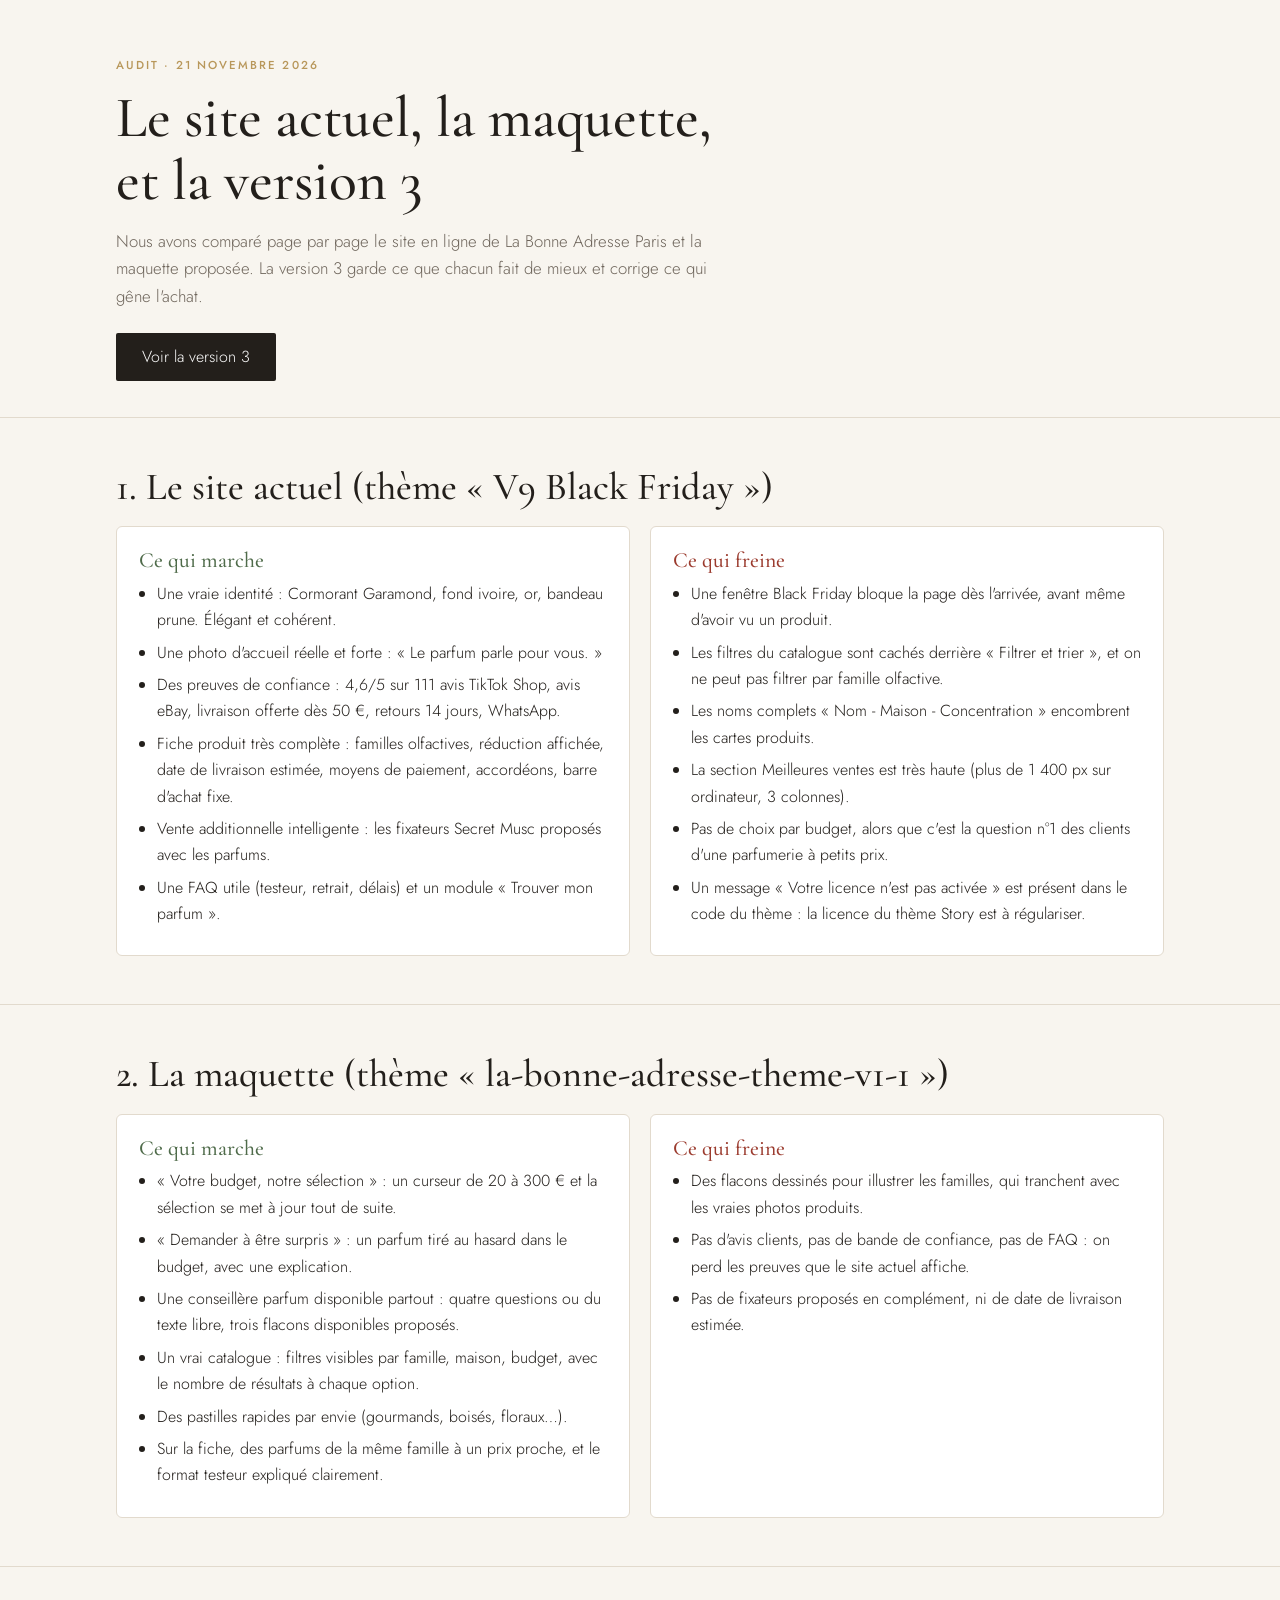
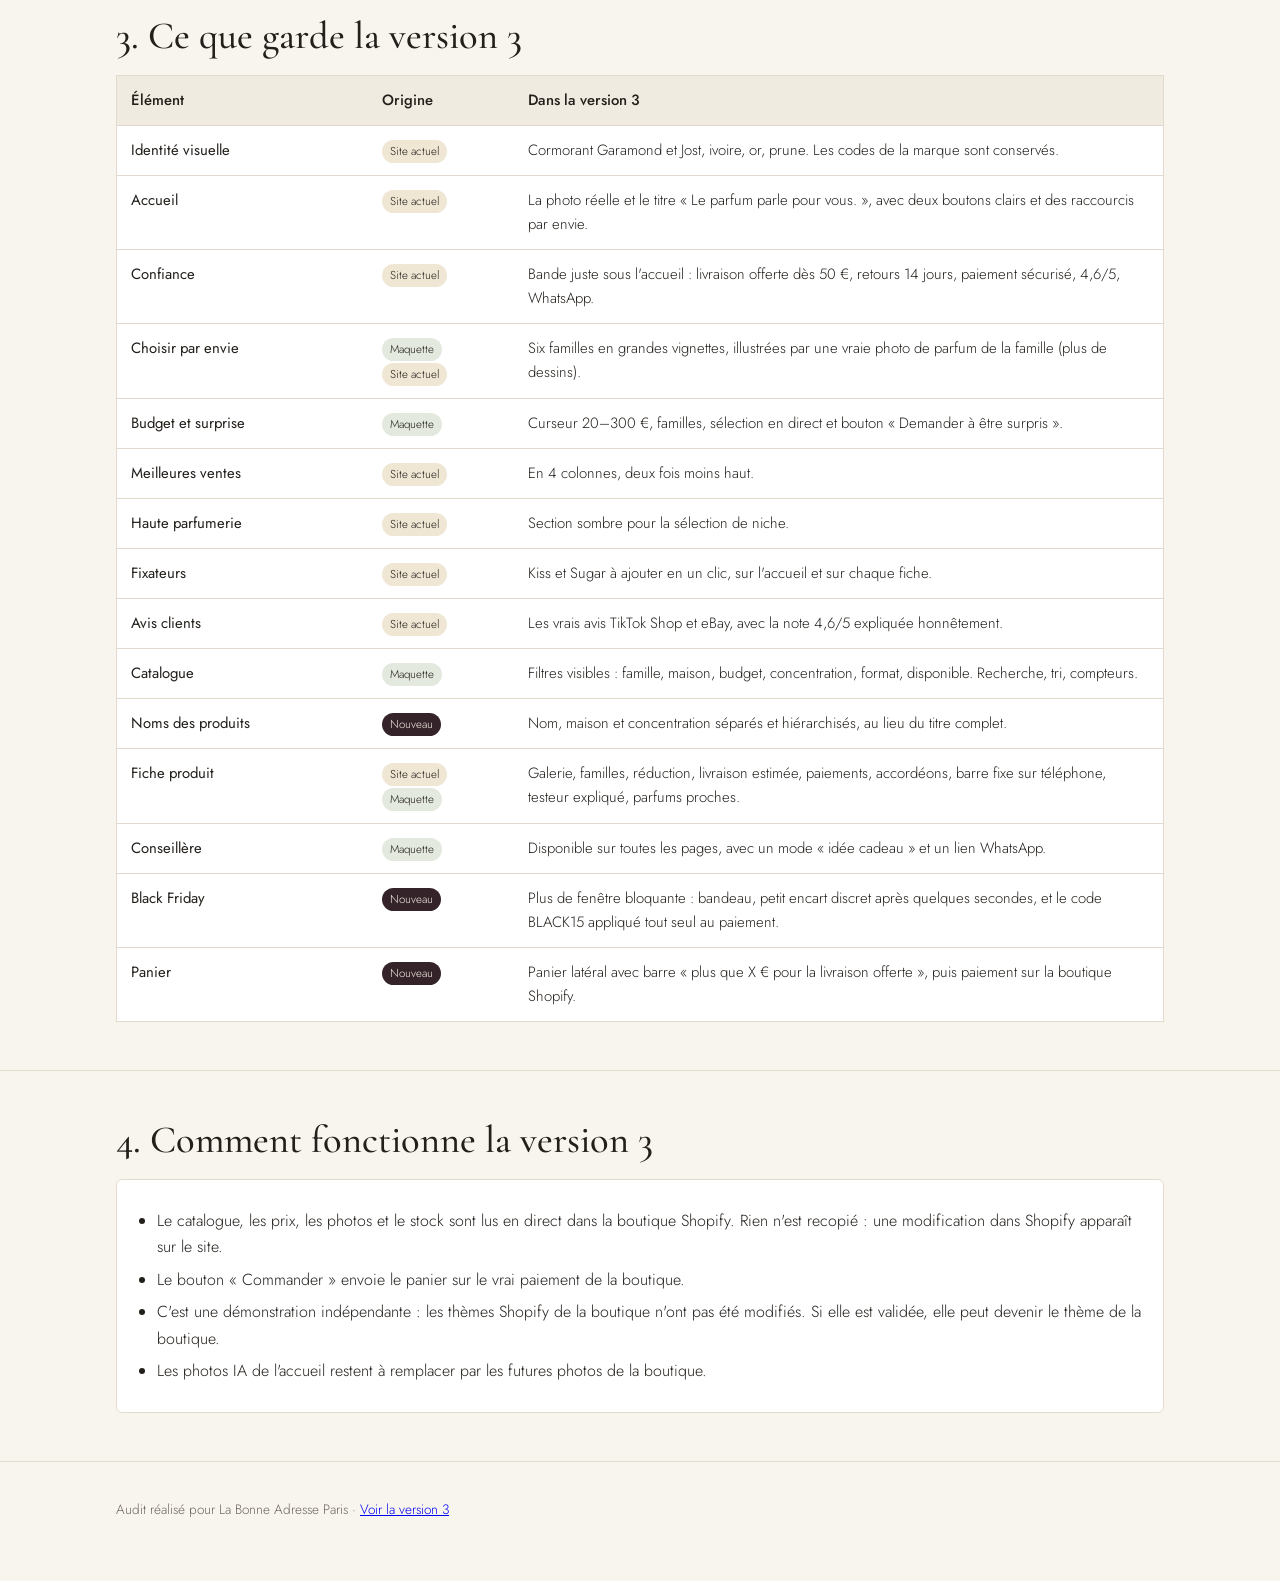
<file: audit.html>
<!doctype html>
<html lang="fr">
<head>
<meta charset="utf-8">
<meta name="viewport" content="width=device-width, initial-scale=1">
<meta name="robots" content="noindex">
<title>Audit des deux sites – La Bonne Adresse Paris</title>
<link rel="stylesheet" href="https://fonts.googleapis.com/css2?family=Cormorant+Garamond:wght@500;600&family=Jost:wght@300;400;500&display=swap">
<style>
:root{--ivory:#F8F5EF;--ivory-2:#F0EBE1;--ink:#231F1B;--muted:#6E655B;--line:#E2DAcd;--gold:#B8975A;--plum:#34242A;--ok:#4F6B4A;--ko:#9B3B2E}
*{box-sizing:border-box}body{margin:0;background:var(--ivory);color:var(--ink);font:300 16px/1.65 Jost,system-ui,sans-serif}
.wrap{max-width:1080px;margin:0 auto;padding:0 16px}
h1,h2,h3{font-family:"Cormorant Garamond",serif;font-weight:500;line-height:1.1;margin:0}
h1{font-size:clamp(2.2rem,6vw,3.6rem)}h2{font-size:clamp(1.7rem,4vw,2.4rem);margin-bottom:18px}h3{font-size:1.35rem;margin-bottom:8px}
header{padding:56px 0 36px;border-bottom:1px solid var(--line)}
.eyebrow{text-transform:uppercase;letter-spacing:.18em;font-size:.72rem;color:var(--gold);font-weight:500;margin:0 0 12px}
.lead{color:var(--muted);max-width:62ch;margin:14px 0 0;font-size:1.05rem}
section{padding:48px 0;border-bottom:1px solid var(--line)}
.cols{display:grid;grid-template-columns:1fr 1fr;gap:20px}
.box{background:#fff;border:1px solid var(--line);border-radius:6px;padding:22px}
.box ul{margin:0;padding-left:18px}.box li{margin:6px 0}
.ok h3{color:var(--ok)}.ko h3{color:var(--ko)}
table{width:100%;border-collapse:collapse;background:#fff;border:1px solid var(--line);font-size:.93rem}
th,td{text-align:left;padding:12px 14px;border-bottom:1px solid var(--line);vertical-align:top}
th{font-weight:500;background:var(--ivory-2)}
td:first-child{font-weight:400;width:24%}
.tag{display:inline-block;font-size:.72rem;padding:2px 8px;border-radius:20px;background:var(--ivory-2);margin-right:4px;white-space:nowrap}
.tag.c{background:#EFE6D4}.tag.n{background:#E3E9DE}.tag.v{background:var(--plum);color:#F6EEE6}
.scroll{overflow-x:auto}
.cta{display:inline-flex;align-items:center;min-height:48px;padding:0 26px;background:var(--ink);color:#fff;text-decoration:none;border-radius:2px;margin-top:22px}
footer{padding:36px 0 60px;color:var(--muted);font-size:.85rem}
@media (max-width:760px){.cols{grid-template-columns:1fr}td:first-child{width:auto}}
</style>
</head>
<body>
<header><div class="wrap">
<p class="eyebrow">Audit · 21 novembre 2026</p>
<h1>Le site actuel, la maquette,<br>et la version 3</h1>
<p class="lead">Nous avons comparé page par page le site en ligne de La Bonne Adresse Paris et la maquette proposée. La version 3 garde ce que chacun fait de mieux et corrige ce qui gêne l'achat.</p>
<a class="cta" href="./">Voir la version 3</a>
</div></header>

<section><div class="wrap">
<h2>1. Le site actuel (thème « V9 Black Friday »)</h2>
<div class="cols">
<div class="box ok"><h3>Ce qui marche</h3><ul>
<li>Une vraie identité : Cormorant Garamond, fond ivoire, or, bandeau prune. Élégant et cohérent.</li>
<li>Une photo d'accueil réelle et forte : « Le parfum parle pour vous. »</li>
<li>Des preuves de confiance : 4,6/5 sur 111 avis TikTok Shop, avis eBay, livraison offerte dès 50 €, retours 14 jours, WhatsApp.</li>
<li>Fiche produit très complète : familles olfactives, réduction affichée, date de livraison estimée, moyens de paiement, accordéons, barre d'achat fixe.</li>
<li>Vente additionnelle intelligente : les fixateurs Secret Musc proposés avec les parfums.</li>
<li>Une FAQ utile (testeur, retrait, délais) et un module « Trouver mon parfum ».</li>
</ul></div>
<div class="box ko"><h3>Ce qui freine</h3><ul>
<li>Une fenêtre Black Friday bloque la page dès l'arrivée, avant même d'avoir vu un produit.</li>
<li>Les filtres du catalogue sont cachés derrière « Filtrer et trier », et on ne peut pas filtrer par famille olfactive.</li>
<li>Les noms complets « Nom - Maison - Concentration » encombrent les cartes produits.</li>
<li>La section Meilleures ventes est très haute (plus de 1 400 px sur ordinateur, 3 colonnes).</li>
<li>Pas de choix par budget, alors que c'est la question n°1 des clients d'une parfumerie à petits prix.</li>
<li>Un message « Votre licence n'est pas activée » est présent dans le code du thème : la licence du thème Story est à régulariser.</li>
</ul></div>
</div>
</div></section>

<section><div class="wrap">
<h2>2. La maquette (thème « la-bonne-adresse-theme-v1-1 »)</h2>
<div class="cols">
<div class="box ok"><h3>Ce qui marche</h3><ul>
<li>« Votre budget, notre sélection » : un curseur de 20 à 300 € et la sélection se met à jour tout de suite.</li>
<li>« Demander à être surpris » : un parfum tiré au hasard dans le budget, avec une explication.</li>
<li>Une conseillère parfum disponible partout : quatre questions ou du texte libre, trois flacons disponibles proposés.</li>
<li>Un vrai catalogue : filtres visibles par famille, maison, budget, avec le nombre de résultats à chaque option.</li>
<li>Des pastilles rapides par envie (gourmands, boisés, floraux…).</li>
<li>Sur la fiche, des parfums de la même famille à un prix proche, et le format testeur expliqué clairement.</li>
</ul></div>
<div class="box ko"><h3>Ce qui freine</h3><ul>
<li>Des flacons dessinés pour illustrer les familles, qui tranchent avec les vraies photos produits.</li>
<li>Pas d'avis clients, pas de bande de confiance, pas de FAQ : on perd les preuves que le site actuel affiche.</li>
<li>Pas de fixateurs proposés en complément, ni de date de livraison estimée.</li>
</ul></div>
</div>
</div></section>

<section><div class="wrap">
<h2>3. Ce que garde la version 3</h2>
<div class="scroll"><table>
<thead><tr><th>Élément</th><th>Origine</th><th>Dans la version 3</th></tr></thead>
<tbody>
<tr><td>Identité visuelle</td><td><span class="tag c">Site actuel</span></td><td>Cormorant Garamond et Jost, ivoire, or, prune. Les codes de la marque sont conservés.</td></tr>
<tr><td>Accueil</td><td><span class="tag c">Site actuel</span></td><td>La photo réelle et le titre « Le parfum parle pour vous. », avec deux boutons clairs et des raccourcis par envie.</td></tr>
<tr><td>Confiance</td><td><span class="tag c">Site actuel</span></td><td>Bande juste sous l'accueil : livraison offerte dès 50 €, retours 14 jours, paiement sécurisé, 4,6/5, WhatsApp.</td></tr>
<tr><td>Choisir par envie</td><td><span class="tag n">Maquette</span> <span class="tag c">Site actuel</span></td><td>Six familles en grandes vignettes, illustrées par une vraie photo de parfum de la famille (plus de dessins).</td></tr>
<tr><td>Budget et surprise</td><td><span class="tag n">Maquette</span></td><td>Curseur 20–300 €, familles, sélection en direct et bouton « Demander à être surpris ».</td></tr>
<tr><td>Meilleures ventes</td><td><span class="tag c">Site actuel</span></td><td>En 4 colonnes, deux fois moins haut.</td></tr>
<tr><td>Haute parfumerie</td><td><span class="tag c">Site actuel</span></td><td>Section sombre pour la sélection de niche.</td></tr>
<tr><td>Fixateurs</td><td><span class="tag c">Site actuel</span></td><td>Kiss et Sugar à ajouter en un clic, sur l'accueil et sur chaque fiche.</td></tr>
<tr><td>Avis clients</td><td><span class="tag c">Site actuel</span></td><td>Les vrais avis TikTok Shop et eBay, avec la note 4,6/5 expliquée honnêtement.</td></tr>
<tr><td>Catalogue</td><td><span class="tag n">Maquette</span></td><td>Filtres visibles : famille, maison, budget, concentration, format, disponible. Recherche, tri, compteurs.</td></tr>
<tr><td>Noms des produits</td><td><span class="tag v">Nouveau</span></td><td>Nom, maison et concentration séparés et hiérarchisés, au lieu du titre complet.</td></tr>
<tr><td>Fiche produit</td><td><span class="tag c">Site actuel</span> <span class="tag n">Maquette</span></td><td>Galerie, familles, réduction, livraison estimée, paiements, accordéons, barre fixe sur téléphone, testeur expliqué, parfums proches.</td></tr>
<tr><td>Conseillère</td><td><span class="tag n">Maquette</span></td><td>Disponible sur toutes les pages, avec un mode « idée cadeau » et un lien WhatsApp.</td></tr>
<tr><td>Black Friday</td><td><span class="tag v">Nouveau</span></td><td>Plus de fenêtre bloquante : bandeau, petit encart discret après quelques secondes, et le code BLACK15 appliqué tout seul au paiement.</td></tr>
<tr><td>Panier</td><td><span class="tag v">Nouveau</span></td><td>Panier latéral avec barre « plus que X € pour la livraison offerte », puis paiement sur la boutique Shopify.</td></tr>
</tbody></table></div>
</div></section>

<section><div class="wrap">
<h2>4. Comment fonctionne la version 3</h2>
<div class="box"><ul>
<li>Le catalogue, les prix, les photos et le stock sont lus en direct dans la boutique Shopify. Rien n'est recopié : une modification dans Shopify apparaît sur le site.</li>
<li>Le bouton « Commander » envoie le panier sur le vrai paiement de la boutique.</li>
<li>C'est une démonstration indépendante : les thèmes Shopify de la boutique n'ont pas été modifiés. Si elle est validée, elle peut devenir le thème de la boutique.</li>
<li>Les photos IA de l'accueil restent à remplacer par les futures photos de la boutique.</li>
</ul></div>
</div></section>

<footer><div class="wrap">Audit réalisé pour La Bonne Adresse Paris · <a href="./">Voir la version 3</a></div></footer>
</body>
</html>
</file>
